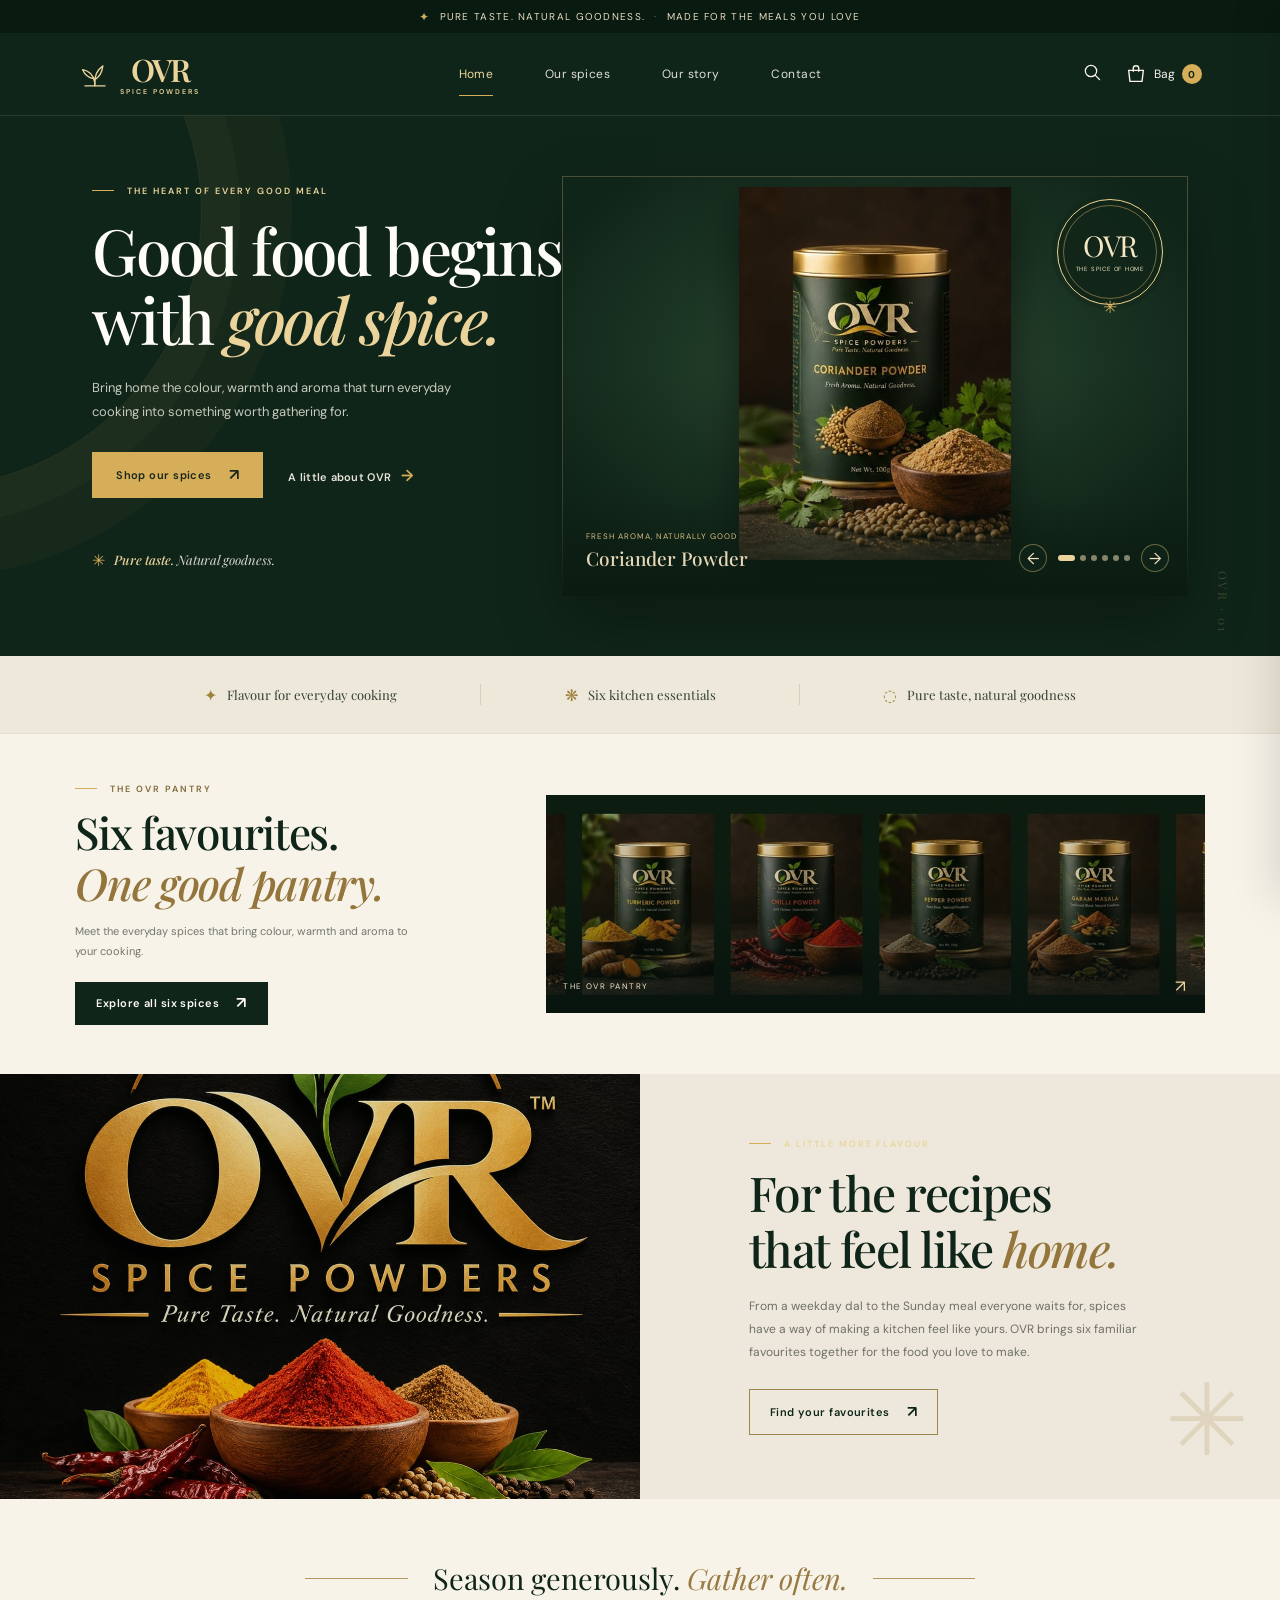
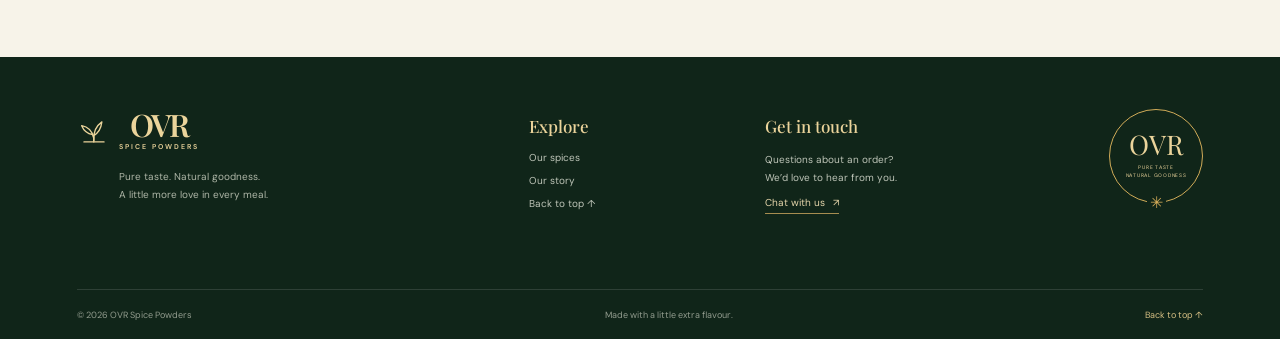
<file: index.html>
<!doctype html>
<html lang="en">
  <head>
    <meta charset="utf-8" />
    <meta name="viewport" content="width=device-width, initial-scale=1" />
    <meta name="theme-color" content="#102519" />
    <meta name="description" content="Discover OVR Spice Powders: pure taste and natural goodness for everyday Indian cooking." />
    <title>OVR Spice Powders — Pure Taste. Natural Goodness.</title>
    <link rel="icon" href="favicon.svg" type="image/svg+xml" />
    <link rel="preconnect" href="https://fonts.googleapis.com" />
    <link rel="preconnect" href="https://fonts.gstatic.com" crossorigin />
    <link href="https://fonts.googleapis.com/css2?family=DM+Sans:wght@400;500;600;700&family=Playfair+Display:ital,wght@0,500;0,600;0,700;1,500;1,600&display=swap" rel="stylesheet" />
    <link rel="stylesheet" href="styles.css" />
    <script src="app.js" defer></script>
  </head>
  <body>
    <div class="announcement"><span class="announcement-mark" aria-hidden="true">✦</span> Pure taste. Natural goodness. <span class="announcement-divider">·</span> Made for the meals you love</div>
    <header class="site-header">
      <div class="header-inner">
        <a class="brand" href="#home" aria-label="OVR Spice Powders home">
          <span class="brand-symbol" aria-hidden="true"><svg viewBox="0 0 44 44"><path d="M21.8 35.7c-1.1-10.5 2.2-18.4 10.4-24.2-1 8.2-4.3 14.1-10.4 17.7"/><path d="M21.3 31.4C19.4 23 14.5 18 6 16.4c2.7 6.4 7.3 10.3 14.2 11.7"/><path d="M9 37.4h26"/><path d="M21.7 29.4v8"/></svg></span>
          <span class="brand-copy"><strong>OVR</strong><small>SPICE POWDERS</small></span>
        </a>
        <nav class="main-nav" id="main-nav" aria-label="Main navigation">
          <a class="nav-link active" href="#home">Home</a>
          <a class="nav-link" href="products.html">Our spices</a>
          <a class="nav-link" href="index.html#story">Our story</a>
          <a class="nav-link" href="index.html#footer">Contact</a>
        </nav>
        <div class="header-actions">
          <button class="icon-button search-toggle" type="button" aria-label="Search spices" aria-expanded="false" title="Search"><svg viewBox="0 0 24 24" aria-hidden="true"><circle cx="10.8" cy="10.8" r="6.8"/><path d="m16 16 5 5"/></svg></button>
          <button class="cart-button" type="button" data-open-cart aria-label="Open shopping bag">
            <svg viewBox="0 0 24 24" aria-hidden="true"><path d="M4 8h16l-1.4 12H5.4L4 8Z"/><path d="M9 9V6a3 3 0 0 1 6 0v3"/></svg><span class="cart-label">Bag</span><span class="cart-count" id="cart-count">0</span>
          </button>
          <button class="menu-toggle" type="button" aria-label="Open navigation" aria-expanded="false" aria-controls="main-nav"><span></span><span></span></button>
        </div>
      </div>
      <div class="search-panel" id="search-panel" hidden><label for="product-search">Find your favourite spice</label><div class="search-input-wrap"><svg viewBox="0 0 24 24" aria-hidden="true"><circle cx="10.8" cy="10.8" r="6.8"/><path d="m16 16 5 5"/></svg><input id="product-search" type="search" placeholder="Try turmeric or chilli…" autocomplete="off" /><button type="button" id="submit-search">Search</button><button type="button" id="clear-search">Clear</button></div></div>
    </header>

    <main>
      <section class="hero" id="home">
        <div class="hero-copy">
          <p class="eyebrow"><span></span> THE HEART OF EVERY GOOD MEAL</p>
          <h1>Good food begins<br />with <em>good spice.</em></h1>
          <p class="hero-description">Bring home the colour, warmth and aroma that turn everyday cooking into something worth gathering for.</p>
          <div class="hero-actions"><a class="button button-gold" href="products.html">Shop our spices <span aria-hidden="true">↗</span></a><a class="text-link" href="#story">A little about OVR <span aria-hidden="true">→</span></a></div>
          <div class="hero-note"><span class="note-leaf" aria-hidden="true">✳</span><span><strong>Pure taste.</strong> Natural goodness.</span></div>
        </div>
        <div class="hero-visual" role="region" aria-roledescription="carousel" aria-label="OVR Spice Powders product slideshow">
          <div class="hero-photo"><img id="hero-product-image" src="assets/coriander.jpg" alt="OVR Coriander Powder, 100 g tin" /></div>
          <div class="hero-stamp"><span>OVR</span><small>THE SPICE OF HOME</small><i aria-hidden="true">✳</i></div>
          <div class="hero-slide-label"><span id="hero-slide-note">Fresh, gently citrusy</span><strong id="hero-slide-name">Coriander Powder</strong></div>
          <div class="hero-carousel-controls"><button class="slide-arrow" id="hero-prev" type="button" aria-label="Previous spice">←</button><div class="slide-dots" id="hero-dots" aria-label="Choose a spice"></div><button class="slide-arrow" id="hero-next" type="button" aria-label="Next spice">→</button></div>
        </div>
        <div class="hero-ornament" aria-hidden="true">OVR · 01</div>
      </section>

      <section class="promise-bar" aria-label="Brand promise">
        <div><span class="promise-icon">✦</span><span>Flavour for everyday cooking</span></div><span class="promise-divider" aria-hidden="true"></span>
          <div><span class="promise-icon">❋</span><span>Six kitchen essentials</span></div><span class="promise-divider" aria-hidden="true"></span>
        <div><span class="promise-icon">◌</span><span>Pure taste, natural goodness</span></div>
      </section>

      <section class="pantry-preview section-shell">
        <div class="pantry-preview-copy"><p class="eyebrow eyebrow-dark"><span></span> THE OVR PANTRY</p><h2>Six favourites.<br /><em>One good pantry.</em></h2><p>Meet the everyday spices that bring colour, warmth and aroma to your cooking.</p><a class="button button-dark" href="products.html">Explore all six spices <span aria-hidden="true">↗</span></a></div>
        <a class="pantry-preview-image" href="products.html" aria-label="Shop the six OVR spices"><img src="assets/product-strip.jpg" alt="Six OVR spice powder tins: coriander, turmeric, chilli, pepper, garam masala and cumin" /><span>THE OVR PANTRY <b>↗</b></span></a>
      </section>

      <section class="interlude" id="story">
        <div class="interlude-image" role="img" aria-label="Spices and OVR brand emblem"></div>
        <div class="interlude-copy"><p class="eyebrow"><span></span> A LITTLE MORE FLAVOUR</p><h2>For the recipes<br />that feel like <em>home.</em></h2><p>From a weekday dal to the Sunday meal everyone waits for, spices have a way of making a kitchen feel like yours. OVR brings six familiar favourites together for the food you love to make.</p><a class="button button-outline" href="products.html">Find your favourites <span aria-hidden="true">↗</span></a><span class="interlude-flourish" aria-hidden="true">✳</span></div>
      </section>

      <section class="closing-note"><div class="closing-rule"></div><p>Season generously. <em>Gather often.</em></p><span>OVR SPICE POWDERS</span><div class="closing-rule"></div></section>
    </main>

    <footer class="site-footer" id="footer">
      <div class="footer-main">
        <div class="footer-brand-block"><a class="brand brand-footer" href="#home"><span class="brand-symbol" aria-hidden="true"><svg viewBox="0 0 44 44"><path d="M21.8 35.7c-1.1-10.5 2.2-18.4 10.4-24.2-1 8.2-4.3 14.1-10.4 17.7"/><path d="M21.3 31.4C19.4 23 14.5 18 6 16.4c2.7 6.4 7.3 10.3 14.2 11.7"/><path d="M9 37.4h26"/><path d="M21.7 29.4v8"/></svg></span><span class="brand-copy"><strong>OVR</strong><small>SPICE POWDERS</small></span></a><p>Pure taste. Natural goodness.<br />A little more love in every meal.</p></div>
        <div class="footer-links"><h3>Explore</h3><a href="products.html">Our spices</a><a href="index.html#story">Our story</a><a href="index.html#home">Back to top ↑</a></div>
        <div class="footer-links"><h3>Get in touch</h3><p>Questions about an order?<br />We’d love to hear from you.</p><button class="footer-order-link" type="button" data-contact>Chat with us <span aria-hidden="true">↗</span></button></div>
        <div class="footer-seal" aria-hidden="true"><span>OVR</span><small>PURE TASTE<br />NATURAL GOODNESS</small><b>✳</b></div>
      </div>
      <div class="footer-bottom"><span>© <span id="year"></span> OVR Spice Powders</span><span>Made with a little extra flavour.</span><a href="#home">Back to top ↑</a></div>
    </footer>

    <div class="overlay" id="overlay" hidden></div>
    <aside class="cart-drawer" id="cart-drawer" aria-label="Shopping bag" aria-modal="true" role="dialog" aria-hidden="true">
      <div class="drawer-heading"><div><p class="eyebrow eyebrow-dark"><span></span> YOUR OVR BAG</p><h2>A good choice.</h2></div><button class="close-button" type="button" data-close-cart aria-label="Close shopping bag">×</button></div>
      <div class="cart-items" id="cart-items"></div>
      <div class="cart-empty" id="cart-empty"><span class="empty-bowl" aria-hidden="true">✳</span><h3>Your bag is waiting.</h3><p>Add a favourite spice and let’s get cooking.</p><button class="button button-dark" type="button" data-close-cart>Explore spices <span aria-hidden="true">→</span></button></div>
      <div class="drawer-bottom" id="drawer-bottom"><div class="subtotal-row"><span>Subtotal</span><strong id="cart-subtotal">₹0</strong></div><p class="delivery-note">Delivery details can be confirmed when you place your order.</p><button class="button button-dark checkout-button" type="button" id="checkout-button">Continue to order <span aria-hidden="true">↗</span></button><p class="secure-note"><span aria-hidden="true">✦</span> Your order will open in WhatsApp for confirmation.</p></div>
    </aside>

    <div class="checkout-modal" id="checkout-modal" role="dialog" aria-modal="true" aria-labelledby="checkout-title" aria-hidden="true">
      <button class="close-button modal-close" type="button" data-close-checkout aria-label="Close order form">×</button>
      <p class="eyebrow eyebrow-dark"><span></span> ONE LAST THING</p><h2 id="checkout-title">Where should we send it?</h2><p class="modal-description">Share your details and we’ll prepare your order message in WhatsApp.</p>
      <form id="checkout-form">
        <label>Your name<input name="name" autocomplete="name" required placeholder="Name" /></label>
        <label>Phone number<input name="phone" type="tel" autocomplete="tel" required placeholder="Your WhatsApp number" /></label>
        <label>Delivery address<textarea name="address" autocomplete="street-address" rows="3" required placeholder="House, street, city, PIN code"></textarea></label>
        <button class="button button-dark checkout-submit" type="submit">Send order on WhatsApp <span aria-hidden="true">↗</span></button>
      </form>
      <p class="modal-footnote">We’ll confirm availability, delivery and payment with you directly.</p>
    </div>
    <div class="toast" id="toast" role="status" aria-live="polite"></div>
  </body>
</html>
</file>
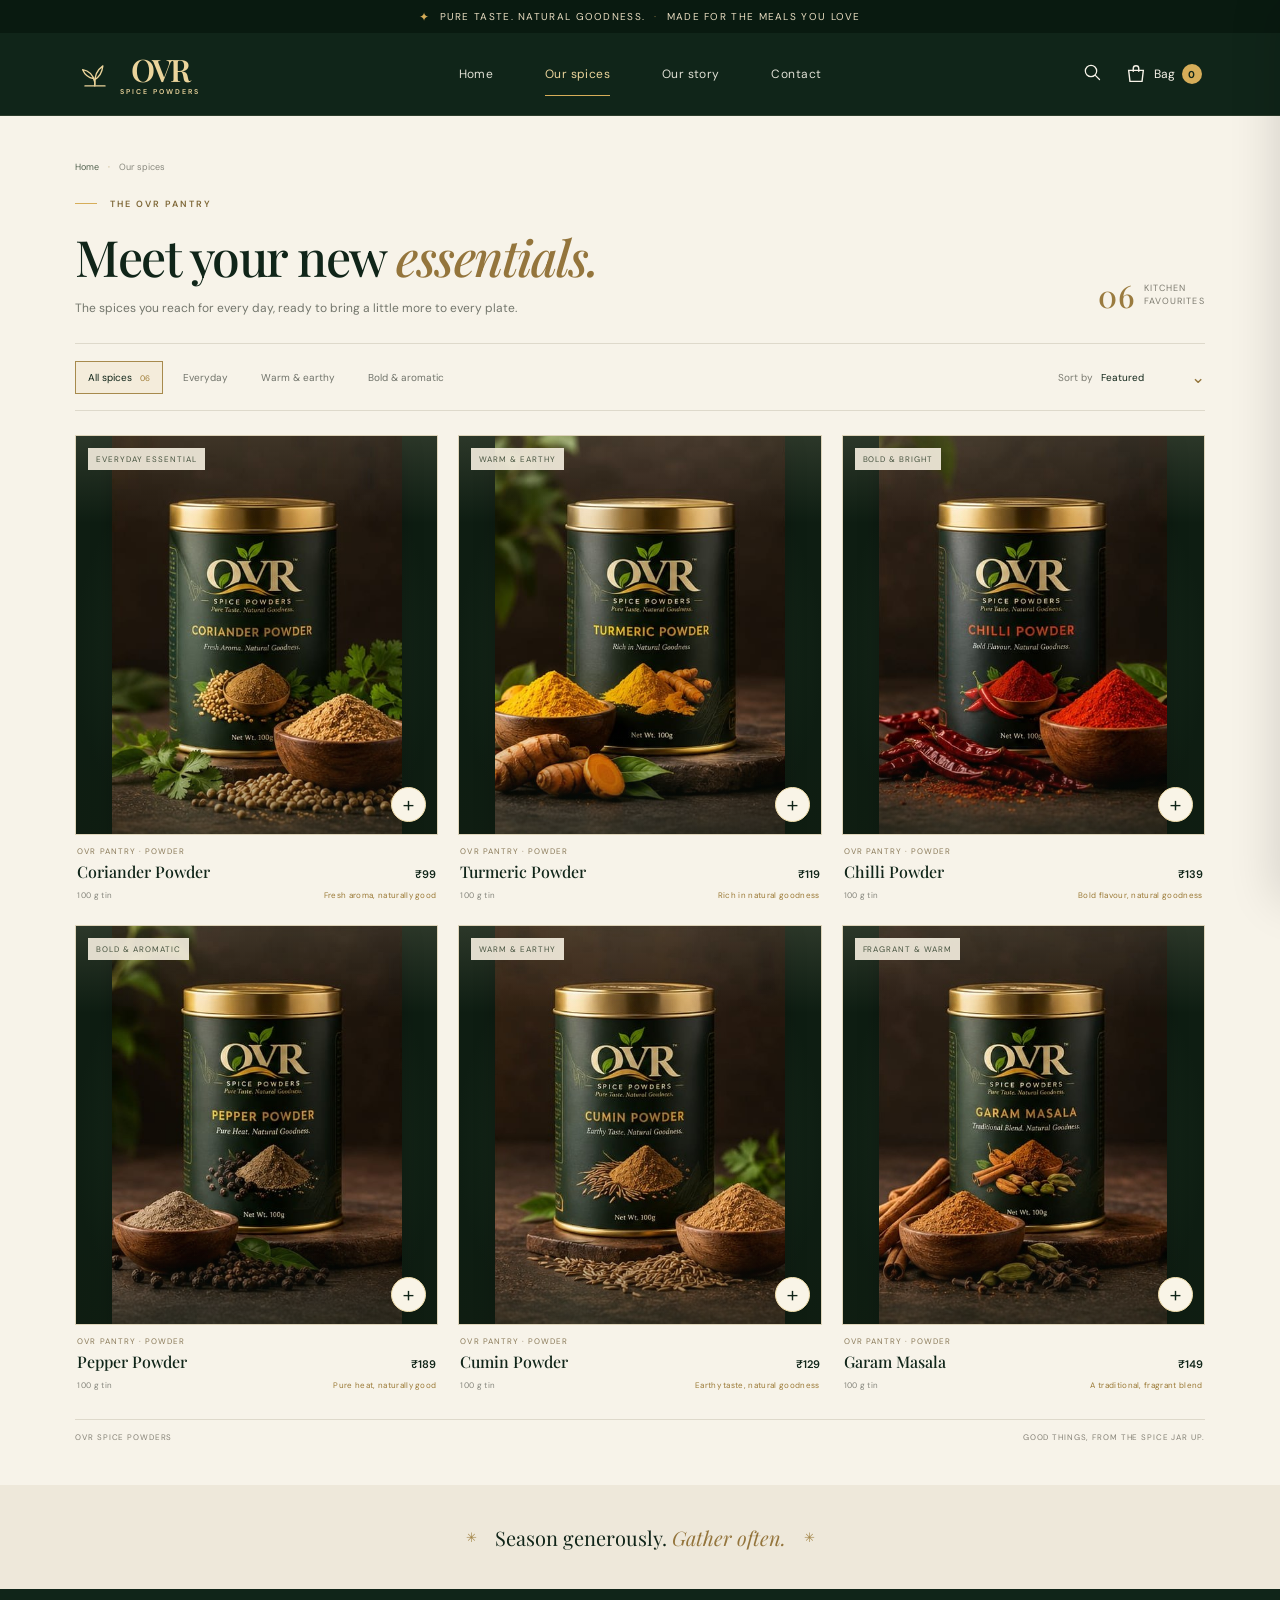
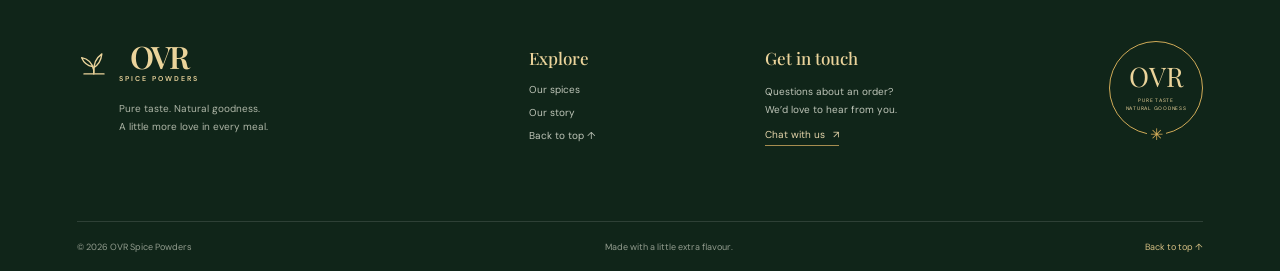
<file: products.html>
<!doctype html>
<html lang="en">
  <head>
    <meta charset="utf-8" />
    <meta name="viewport" content="width=device-width, initial-scale=1" />
    <meta name="theme-color" content="#102519" />
    <meta name="description" content="Shop OVR Spice Powders: turmeric, chilli, coriander, pepper, garam masala and cumin." />
    <title>Our Spices — OVR Spice Powders</title>
    <link rel="icon" href="favicon.svg" type="image/svg+xml" />
    <link rel="preconnect" href="https://fonts.googleapis.com" />
    <link rel="preconnect" href="https://fonts.gstatic.com" crossorigin />
    <link href="https://fonts.googleapis.com/css2?family=DM+Sans:wght@400;500;600;700&family=Playfair+Display:ital,wght@0,500;0,600;0,700;1,500;1,600&display=swap" rel="stylesheet" />
    <link rel="stylesheet" href="styles.css" />
    <script src="app.js" defer></script>
  </head>
  <body class="products-page">
    <div class="announcement"><span class="announcement-mark" aria-hidden="true">✦</span> Pure taste. Natural goodness. <span class="announcement-divider">·</span> Made for the meals you love</div>
    <header class="site-header">
      <div class="header-inner">
        <a class="brand" href="index.html#home" aria-label="OVR Spice Powders home">
          <span class="brand-symbol" aria-hidden="true"><svg viewBox="0 0 44 44"><path d="M21.8 35.7c-1.1-10.5 2.2-18.4 10.4-24.2-1 8.2-4.3 14.1-10.4 17.7"/><path d="M21.3 31.4C19.4 23 14.5 18 6 16.4c2.7 6.4 7.3 10.3 14.2 11.7"/><path d="M9 37.4h26"/><path d="M21.7 29.4v8"/></svg></span>
          <span class="brand-copy"><strong>OVR</strong><small>SPICE POWDERS</small></span>
        </a>
        <nav class="main-nav" id="main-nav" aria-label="Main navigation">
          <a class="nav-link" href="index.html#home">Home</a>
          <a class="nav-link active" href="products.html" aria-current="page">Our spices</a>
          <a class="nav-link" href="index.html#story">Our story</a>
          <a class="nav-link" href="index.html#footer">Contact</a>
        </nav>
        <div class="header-actions">
          <button class="icon-button search-toggle" type="button" aria-label="Search spices" aria-expanded="false" title="Search"><svg viewBox="0 0 24 24" aria-hidden="true"><circle cx="10.8" cy="10.8" r="6.8"/><path d="m16 16 5 5"/></svg></button>
          <button class="cart-button" type="button" data-open-cart aria-label="Open shopping bag"><svg viewBox="0 0 24 24" aria-hidden="true"><path d="M4 8h16l-1.4 12H5.4L4 8Z"/><path d="M9 9V6a3 3 0 0 1 6 0v3"/></svg><span class="cart-label">Bag</span><span class="cart-count" id="cart-count">0</span></button>
          <button class="menu-toggle" type="button" aria-label="Open navigation" aria-expanded="false" aria-controls="main-nav"><span></span><span></span></button>
        </div>
      </div>
      <div class="search-panel" id="search-panel" hidden><label for="product-search">Find your favourite spice</label><div class="search-input-wrap"><svg viewBox="0 0 24 24" aria-hidden="true"><circle cx="10.8" cy="10.8" r="6.8"/><path d="m16 16 5 5"/></svg><input id="product-search" type="search" placeholder="Try turmeric or chilli…" autocomplete="off" /><button type="button" id="submit-search">Search</button><button type="button" id="clear-search">Clear</button></div></div>
    </header>

    <main>
      <section class="catalog-page section-shell" id="spices">
        <div class="catalog-breadcrumb"><a href="index.html">Home</a><span>·</span><span>Our spices</span></div>
        <div class="section-heading">
          <div><p class="eyebrow eyebrow-dark"><span></span> THE OVR PANTRY</p><h1>Meet your new <em>essentials.</em></h1><p class="section-intro">The spices you reach for every day, ready to bring a little more to every plate.</p></div>
          <div class="catalog-count"><strong>06</strong><span>kitchen<br />favourites</span></div>
        </div>
        <div class="shop-controls">
          <div class="filter-list" role="group" aria-label="Filter products">
            <button class="filter-chip selected" type="button" data-filter="all" aria-pressed="true">All spices <span class="filter-count">06</span></button>
            <button class="filter-chip" type="button" data-filter="everyday" aria-pressed="false">Everyday</button>
            <button class="filter-chip" type="button" data-filter="warm" aria-pressed="false">Warm &amp; earthy</button>
            <button class="filter-chip" type="button" data-filter="bold" aria-pressed="false">Bold &amp; aromatic</button>
          </div>
          <label class="sort-wrap" for="sort-products"><span>Sort by</span><select id="sort-products"><option value="featured">Featured</option><option value="price-low">Price: low to high</option><option value="price-high">Price: high to low</option><option value="name">Name: A to Z</option></select><span class="select-chevron" aria-hidden="true">⌄</span></label>
        </div>
        <div class="product-grid" id="product-grid" aria-live="polite"></div>
        <p class="empty-state" id="empty-state" hidden>No spices match that search. Try another name.</p>
        <div class="shop-footnote"><span>OVR SPICE POWDERS</span><span>Good things, from the spice jar up.</span></div>
      </section>
      <section class="catalog-end-note"><span>✳</span><p>Season generously. <em>Gather often.</em></p><span>✳</span></section>
    </main>

    <footer class="site-footer" id="footer">
      <div class="footer-main">
        <div class="footer-brand-block"><a class="brand brand-footer" href="index.html#home"><span class="brand-symbol" aria-hidden="true"><svg viewBox="0 0 44 44"><path d="M21.8 35.7c-1.1-10.5 2.2-18.4 10.4-24.2-1 8.2-4.3 14.1-10.4 17.7"/><path d="M21.3 31.4C19.4 23 14.5 18 6 16.4c2.7 6.4 7.3 10.3 14.2 11.7"/><path d="M9 37.4h26"/><path d="M21.7 29.4v8"/></svg></span><span class="brand-copy"><strong>OVR</strong><small>SPICE POWDERS</small></span></a><p>Pure taste. Natural goodness.<br />A little more love in every meal.</p></div>
        <div class="footer-links"><h3>Explore</h3><a href="products.html">Our spices</a><a href="index.html#story">Our story</a><a href="index.html#home">Back to top ↑</a></div>
        <div class="footer-links"><h3>Get in touch</h3><p>Questions about an order?<br />We’d love to hear from you.</p><button class="footer-order-link" type="button" data-contact>Chat with us <span aria-hidden="true">↗</span></button></div>
        <div class="footer-seal" aria-hidden="true"><span>OVR</span><small>PURE TASTE<br />NATURAL GOODNESS</small><b>✳</b></div>
      </div>
      <div class="footer-bottom"><span>© <span id="year"></span> OVR Spice Powders</span><span>Made with a little extra flavour.</span><a href="index.html#home">Back to top ↑</a></div>
    </footer>

    <div class="overlay" id="overlay" hidden></div>
    <aside class="cart-drawer" id="cart-drawer" aria-label="Shopping bag" aria-modal="true" role="dialog" aria-hidden="true">
      <div class="drawer-heading"><div><p class="eyebrow eyebrow-dark"><span></span> YOUR OVR BAG</p><h2>A good choice.</h2></div><button class="close-button" type="button" data-close-cart aria-label="Close shopping bag">×</button></div>
      <div class="cart-items" id="cart-items"></div>
      <div class="cart-empty" id="cart-empty"><span class="empty-bowl" aria-hidden="true">✳</span><h3>Your bag is waiting.</h3><p>Add a favourite spice and let’s get cooking.</p><button class="button button-dark" type="button" data-close-cart>Explore spices <span aria-hidden="true">→</span></button></div>
      <div class="drawer-bottom" id="drawer-bottom"><div class="subtotal-row"><span>Subtotal</span><strong id="cart-subtotal">₹0</strong></div><p class="delivery-note">Delivery details can be confirmed when you place your order.</p><button class="button button-dark checkout-button" type="button" id="checkout-button">Continue to order <span aria-hidden="true">↗</span></button><p class="secure-note"><span aria-hidden="true">✦</span> Your order will open in WhatsApp for confirmation.</p></div>
    </aside>
    <div class="checkout-modal" id="checkout-modal" role="dialog" aria-modal="true" aria-labelledby="checkout-title" aria-hidden="true">
      <button class="close-button modal-close" type="button" data-close-checkout aria-label="Close order form">×</button>
      <p class="eyebrow eyebrow-dark"><span></span> ONE LAST THING</p><h2 id="checkout-title">Where should we send it?</h2><p class="modal-description">Share your details and we’ll prepare your order message in WhatsApp.</p>
      <form id="checkout-form"><label>Your name<input name="name" autocomplete="name" required placeholder="Name" /></label><label>Phone number<input name="phone" type="tel" autocomplete="tel" required placeholder="Your WhatsApp number" /></label><label>Delivery address<textarea name="address" autocomplete="street-address" rows="3" required placeholder="House, street, city, PIN code"></textarea></label><button class="button button-dark checkout-submit" type="submit">Send order on WhatsApp <span aria-hidden="true">↗</span></button></form>
      <p class="modal-footnote">We’ll confirm availability, delivery and payment with you directly.</p>
    </div>
    <div class="toast" id="toast" role="status" aria-live="polite"></div>
  </body>
</html>
</file>
<file: styles.css>
:root {
  --green: #102519;
  --deep: #0b1b11;
  --green-soft: #284c34;
  --gold: #d6ad59;
  --gold-light: #ebd49b;
  --cream: #f7f3e9;
  --paper: #fffdf8;
  --ink: #17251b;
  --muted: #76776d;
  --line: #ded9cb;
  --serif: "Playfair Display", Georgia, serif;
  --sans: "DM Sans", Arial, sans-serif;
  font-family: var(--sans);
  color: var(--ink);
  background: var(--cream);
  font-synthesis: none;
  text-rendering: optimizeLegibility;
  scroll-behavior: smooth;
}

* { box-sizing: border-box; }
body { margin: 0; min-width: 320px; background: var(--cream); }
button, input, select, textarea { font: inherit; }
button, a, select { -webkit-tap-highlight-color: transparent; }
a { color: inherit; text-decoration: none; }
button { color: inherit; }
::selection { background: #dcc47f; color: var(--green); }

.announcement { height: 33px; display: flex; justify-content: center; align-items: center; gap: 9px; background: #091a10; color: #e8dcc0; font-size: 10px; letter-spacing: .13em; text-transform: uppercase; }
.announcement-mark { color: var(--gold); font-size: 12px; }
.announcement-divider { color: #8b7444; }
.site-header { position: relative; z-index: 10; background: var(--green); color: #fffdf8; border-bottom: 1px solid rgba(238, 222, 180, .12); }
.header-inner { height: 82px; max-width: 1380px; margin: auto; padding: 0 6.1%; display: flex; align-items: center; justify-content: space-between; gap: 32px; }
.brand { display: inline-flex; align-items: center; gap: 8px; min-width: 179px; color: var(--gold-light); }
.brand-symbol { width: 34px; height: 40px; display: inline-flex; }
.brand-symbol svg { width: 100%; height: 100%; fill: none; stroke: currentColor; stroke-linecap: round; stroke-linejoin: round; stroke-width: 1.7; }
.brand-copy { display: flex; flex-direction: column; align-items: center; line-height: 1; }
.brand-copy strong { font-family: var(--serif); font-size: 31px; font-weight: 600; letter-spacing: -.06em; }
.brand-copy small { margin-top: 3px; font-size: 7px; letter-spacing: .29em; font-weight: 600; }
.main-nav { display: flex; align-self: stretch; align-items: center; justify-content: center; gap: clamp(25px, 4vw, 54px); }
.nav-link { position: relative; height: 100%; display: flex; align-items: center; color: #dfdfd4; font-size: 12px; letter-spacing: .04em; transition: color .2s; }
.nav-link:hover, .nav-link.active { color: var(--gold-light); }
.nav-link.active::after { content: ""; position: absolute; height: 1px; bottom: 19px; left: 0; right: 0; background: var(--gold); }
.header-actions { display: flex; align-items: center; gap: 22px; min-width: 179px; justify-content: flex-end; }
.icon-button, .cart-button, .menu-toggle { border: 0; padding: 0; background: transparent; color: #f7f3e9; cursor: pointer; }
.icon-button { width: 22px; height: 24px; }
.icon-button svg, .cart-button svg, .search-input-wrap svg { width: 20px; height: 20px; fill: none; stroke: currentColor; stroke-width: 1.5; stroke-linecap: round; }
.cart-button { display: flex; align-items: center; gap: 7px; font-size: 12px; }
.cart-button svg { width: 22px; height: 22px; }
.cart-count { min-width: 20px; height: 20px; display: grid; place-items: center; border-radius: 50%; background: var(--gold); color: var(--green); font-size: 10px; font-weight: 700; }
.menu-toggle { display: none; width: 26px; height: 25px; flex-direction: column; gap: 6px; justify-content: center; }
.menu-toggle span { display: block; width: 100%; height: 1px; background: #fff; }
.search-panel { position: absolute; z-index: 11; top: 100%; right: max(5%, calc((100% - 1250px)/2)); width: min(420px, 90vw); padding: 19px 22px 21px; background: var(--paper); color: var(--green); box-shadow: 0 16px 38px #091a1035; border: 1px solid #e8e1d3; }
.search-panel[hidden] { display: none; }
.search-panel label { display: block; margin-bottom: 10px; font-family: var(--serif); font-size: 17px; }
.search-input-wrap { height: 42px; padding: 0 10px; border: 1px solid var(--line); display: flex; align-items: center; gap: 8px; }
.search-input-wrap svg { color: #677264; width: 17px; flex: 0 0 17px; }
.search-input-wrap input { flex: 1; min-width: 0; border: 0; outline: 0; background: transparent; color: var(--green); font-size: 12px; }
.search-input-wrap button { padding: 5px 2px; border: 0; background: transparent; color: #8b7548; font-size: 11px; cursor: pointer; }

.hero { min-height: 535px; position: relative; overflow: hidden; display: grid; grid-template-columns: .88fr 1.12fr; align-items: center; padding: 60px max(7.2%, calc((100% - 1200px)/2)); background: var(--green); color: var(--paper); }
.hero::before { content: ""; position: absolute; width: 550px; height: 550px; left: -350px; top: -180px; border: 1px solid #d5b76a1c; border-radius: 50%; box-shadow: 0 0 0 38px #d5b76a0a, 0 0 0 90px #d5b76a07; }
.hero-copy { position: relative; z-index: 2; max-width: 500px; padding: 7px 0 24px; }
.eyebrow { margin: 0 0 18px; color: var(--gold-light); font-size: 9px; font-weight: 600; letter-spacing: .22em; text-transform: uppercase; }
.eyebrow > span { display: inline-block; width: 22px; height: 1px; margin: 0 9px 3px 0; background: var(--gold); }
.hero h1 { margin: 0; font-family: var(--serif); font-size: clamp(42px, 5vw, 67px); line-height: 1.09; font-weight: 500; letter-spacing: -.035em; }
.hero h1 em { color: var(--gold-light); font-weight: 500; }
.hero-description { max-width: 383px; margin: 22px 0 28px; color: #c6c9bd; font-size: 13px; line-height: 1.85; }
.hero-actions { display: flex; align-items: center; gap: 25px; }
.button { min-height: 46px; border: 1px solid transparent; display: inline-flex; align-items: center; justify-content: center; gap: 17px; padding: 0 20px; font-size: 11px; font-weight: 600; letter-spacing: .04em; cursor: pointer; transition: transform .2s, background .2s, color .2s; }
.button:hover { transform: translateY(-2px); }
.button-gold { min-width: 171px; color: #182719; background: var(--gold); }
.button-gold:hover { background: #e3c476; }
.button span { font-size: 16px; line-height: 1; }
.text-link { font-size: 11px; font-weight: 600; letter-spacing: .025em; }
.text-link span { margin-left: 7px; color: var(--gold); font-size: 16px; }
.hero .text-link { color: #e8e5db; }
.hero-note { display: flex; gap: 9px; align-items: center; margin-top: 51px; color: #d6d7cd; font-family: var(--serif); font-size: 13px; font-style: italic; }
.hero-note strong { color: var(--gold-light); font-weight: 500; }
.note-leaf { color: var(--gold); font-style: normal; font-size: 16px; }
.hero-visual { height: 420px; position: relative; margin-left: -2%; }
.hero-photo { position: absolute; inset: 0 0 0 0; background: linear-gradient(90deg, #10251900 63%, #10251910 100%), url("products-ovr.jfif") center 54% / cover no-repeat; border: 1px solid #e3c78242; box-shadow: 0 25px 60px #0004; }
.hero-visual::before { content: ""; position: absolute; inset: 0; z-index: 1; background: linear-gradient(90deg, var(--green) 0%, #10251958 17%, transparent 58%), linear-gradient(0deg, #0b1b11a6 0%, transparent 35%); pointer-events: none; }
.hero-stamp { width: 106px; height: 106px; position: absolute; z-index: 2; right: 25px; top: 23px; border: 1px solid #ecd28d; border-radius: 50%; background: #102519df; display: flex; align-items: center; justify-content: center; flex-direction: column; color: #f4e7c5; box-shadow: 0 0 0 5px #10251970; }
.hero-stamp::before { content: ""; position: absolute; inset: 5px; border: 1px solid #ddbb6d76; border-radius: 50%; }
.hero-stamp > span { font-family: var(--serif); font-size: 29px; line-height: 1; letter-spacing: -.06em; }
.hero-stamp small { margin-top: 5px; font-size: 6px; letter-spacing: .13em; }
.hero-stamp i { position: absolute; bottom: -14px; color: var(--gold); font-style: normal; font-size: 17px; }
.hero-caption { position: absolute; z-index: 2; right: 20px; bottom: 20px; display: flex; align-items: center; gap: 9px; color: #f7e8c1; font-size: 9px; letter-spacing: .07em; }
.caption-line { width: 30px; height: 1px; background: var(--gold); }
.hero-ornament { position: absolute; right: 3.8%; bottom: 23px; color: #c7ac683d; font-family: var(--serif); font-size: 12px; letter-spacing: .18em; writing-mode: vertical-rl; }

.promise-bar { min-height: 78px; padding: 17px 8%; display: flex; align-items: center; justify-content: center; gap: clamp(30px, 6.5vw, 95px); background: #eee8da; border-bottom: 1px solid #e3dece; color: #344135; }
.promise-bar > div { display: flex; align-items: center; gap: 10px; font-family: var(--serif); font-size: 13px; }
.promise-icon { color: #a0813c; font-size: 16px; }
.promise-divider { width: 1px; height: 21px; background: #d5cfbe; }

.section-shell { max-width: 1270px; margin: auto; padding-left: 5.5%; padding-right: 5.5%; }
.shop-section { padding-top: 93px; padding-bottom: 51px; }
.section-heading { display: flex; align-items: flex-end; justify-content: space-between; gap: 28px; }
.eyebrow-dark { color: #7f6838; }
.section-heading h2, .interlude h2, .drawer-heading h2, .checkout-modal h2 { margin: 0; color: var(--green); font-family: var(--serif); font-size: clamp(33px, 4vw, 47px); font-weight: 500; letter-spacing: -.03em; line-height: 1.16; }
.section-heading h2 em { color: #94753c; font-weight: 500; }
.section-intro { margin: 12px 0 0; color: #73766c; font-size: 12px; line-height: 1.7; }
.shop-all-link { margin-bottom: 5px; color: var(--green); white-space: nowrap; }
.shop-controls { min-height: 68px; display: flex; justify-content: space-between; align-items: center; gap: 20px; margin-top: 27px; border-top: 1px solid var(--line); border-bottom: 1px solid var(--line); }
.filter-list { display: flex; align-items: center; gap: 7px; flex-wrap: wrap; }
.filter-chip { padding: 9px 12px; border: 1px solid transparent; background: transparent; color: #70736a; font-size: 10px; cursor: pointer; transition: color .2s, background .2s; }
.filter-chip:hover { color: var(--green); }
.filter-chip.selected { border-color: #a78a4d; color: var(--green); background: #f4ecdb; }
.filter-count { margin-left: 5px; color: #a07e38; font-size: 8px; }
.sort-wrap { min-width: 147px; display: flex; align-items: center; gap: 5px; position: relative; color: #7b7b71; font-size: 10px; white-space: nowrap; }
.sort-wrap select { width: 96px; appearance: none; padding: 7px 16px 7px 3px; border: 0; outline: 0; background: transparent; color: var(--green); font-size: 10px; cursor: pointer; }
.select-chevron { position: absolute; right: 0; color: #94753c; pointer-events: none; font-size: 17px; top: 2px; }
.product-grid { display: grid; grid-template-columns: repeat(4, minmax(0, 1fr)); gap: 27px 20px; padding-top: 28px; }
.product-card { min-width: 0; position: relative; animation: fade-up .35s ease both; }
@keyframes fade-up { from { opacity: 0; transform: translateY(8px); } to { opacity: 1; transform: translateY(0); } }
.product-image { height: 355px; position: relative; overflow: hidden; background-color: #182d1e; background-image: url("products-ovr.jfif"); background-repeat: no-repeat; background-size: 340% auto; border: 1px solid #ded4ba; }
.product-image::after { content: ""; position: absolute; inset: 0; background: linear-gradient(0deg, #101d118c 0%, transparent 30%, transparent 75%, #e1d5b324 100%); pointer-events: none; }
.product-image[data-position="0"] { background-position: 0% 50%; }
.product-image[data-position="1"] { background-position: 22% 50%; }
.product-image[data-position="2"] { background-position: 50% 50%; }
.product-image[data-position="3"] { background-position: 78% 50%; }
.product-image[data-position="4"] { background-position: 100% 50%; }
.product-tag { position: absolute; z-index: 1; top: 12px; left: 12px; padding: 6px 8px; background: #f5eedee8; color: #46533f; font-size: 8px; letter-spacing: .12em; text-transform: uppercase; }
.quick-add { position: absolute; z-index: 1; right: 11px; bottom: 12px; width: 35px; height: 35px; display: grid; place-items: center; border: 1px solid #f0ddaa; border-radius: 50%; background: #f9f4e7; color: var(--green); font-size: 22px; font-weight: 300; cursor: pointer; transition: background .2s, transform .2s; }
.quick-add:hover { transform: rotate(90deg); background: var(--gold-light); }
.product-info { padding: 13px 2px 0; }
.product-category { margin: 0 0 5px; color: #8a7a59; font-size: 8px; letter-spacing: .13em; text-transform: uppercase; }
.product-name-row { display: flex; justify-content: space-between; gap: 9px; align-items: baseline; }
.product-name { margin: 0; color: var(--green); font-family: var(--serif); font-size: 18px; font-weight: 500; }
.product-price { color: var(--green); font-size: 12px; font-weight: 600; white-space: nowrap; }
.product-detail { display: flex; justify-content: space-between; align-items: center; margin-top: 8px; color: #85857c; font-size: 9px; }
.product-weight { letter-spacing: .04em; }
.product-rating { color: #9a7834; letter-spacing: .04em; }
.empty-state { padding: 58px 0; text-align: center; color: #73766c; font-family: var(--serif); font-size: 19px; }
.shop-footnote { margin-top: 37px; padding-top: 12px; display: flex; justify-content: space-between; border-top: 1px solid var(--line); color: #858277; font-size: 8px; letter-spacing: .11em; text-transform: uppercase; }

.interlude { min-height: 425px; display: grid; grid-template-columns: 1fr 1fr; background: #eae3d4; }
.interlude-image { min-height: 425px; background-image: linear-gradient(0deg, #06130a20, #06130a20), url("ovr-official.jfif"); background-size: cover; background-position: 50% 69%; }
.interlude-copy { position: relative; overflow: hidden; display: flex; flex-direction: column; align-items: flex-start; justify-content: center; padding: 55px clamp(45px, 8.5vw, 130px); background: #eee8dc; }
.interlude-copy .eyebrow { margin-bottom: 15px; }
.interlude h2 { font-size: clamp(34px, 4vw, 48px); }
.interlude h2 em { color: #94753c; }
.interlude-copy > p:not(.eyebrow) { max-width: 388px; margin: 19px 0 25px; color: #6e7067; font-size: 12px; line-height: 1.9; }
.button-outline { color: var(--green); border-color: #9d874e; background: transparent; }
.button-outline:hover { background: #e2d4b5; }
.interlude-flourish { position: absolute; right: 31px; bottom: 13px; color: #b9a27245; font-size: 100px; }
.closing-note { min-height: 158px; display: flex; align-items: center; justify-content: center; gap: 25px; background: var(--cream); }
.closing-note p { margin: 0; color: var(--green); font-family: var(--serif); font-size: clamp(22px, 3vw, 29px); }
.closing-note p em { color: #987a42; }
.closing-note > span { display: none; }
.closing-rule { width: clamp(25px, 8vw, 105px); height: 1px; background: #b3995e; }

.site-footer { padding: 52px max(6%, calc((100% - 1260px)/2)) 0; background: #102519; color: #e5e6db; }
.footer-main { min-height: 180px; display: grid; grid-template-columns: 1.45fr .7fr .9fr .5fr; gap: 35px; align-items: start; }
.brand-footer { color: var(--gold-light); }
.footer-brand-block > p { margin: 13px 0 0 42px; color: #aeb6a7; font-size: 10px; line-height: 1.8; }
.footer-links { display: flex; flex-direction: column; gap: 10px; padding-top: 6px; color: #bec5b8; font-size: 10px; }
.footer-links h3 { margin: 0 0 4px; color: var(--gold-light); font-family: var(--serif); font-size: 17px; font-weight: 500; }
.footer-links a:hover, .footer-order-link:hover { color: var(--gold-light); }
.footer-links p { margin: 0; line-height: 1.75; }
.footer-order-link { align-self: flex-start; border: 0; border-bottom: 1px solid #a68d50; padding: 0 0 4px; background: none; color: #e6d6ab; font-size: 10px; cursor: pointer; }
.footer-order-link span { margin-left: 5px; }
.footer-seal { width: 94px; height: 94px; justify-self: end; border: 1px solid #d0ab58; border-radius: 50%; display: flex; flex-direction: column; align-items: center; justify-content: center; color: var(--gold-light); }
.footer-seal > span { font-family: var(--serif); font-size: 27px; line-height: .9; }
.footer-seal small { margin-top: 8px; text-align: center; font-size: 5px; line-height: 1.6; letter-spacing: .15em; }
.footer-seal b { position: absolute; margin-top: 92px; background: var(--green); padding: 0 3px; color: var(--gold); font-weight: 400; }
.footer-bottom { min-height: 50px; display: flex; align-items: center; justify-content: space-between; gap: 15px; border-top: 1px solid #ffffff20; color: #929c8e; font-size: 9px; }
.footer-bottom a { color: #d5bf83; }

.overlay { position: fixed; z-index: 30; inset: 0; background: #061009a8; opacity: 0; transition: opacity .25s; }
.overlay.visible { opacity: 1; }
.overlay[hidden] { display: none; }
.cart-drawer { position: fixed; z-index: 31; top: 0; right: 0; bottom: 0; width: min(455px, 100%); display: flex; flex-direction: column; padding: 27px 30px 23px; background: var(--paper); transform: translateX(102%); transition: transform .28s ease; box-shadow: -15px 0 45px #0002; }
.cart-drawer.open { transform: translateX(0); }
.drawer-heading { display: flex; align-items: flex-start; justify-content: space-between; padding-bottom: 18px; border-bottom: 1px solid var(--line); }
.drawer-heading .eyebrow { margin-bottom: 9px; font-size: 8px; }
.drawer-heading h2 { font-size: 30px; }
.close-button { width: 34px; height: 34px; border: 1px solid #d8d2c4; border-radius: 50%; background: transparent; color: var(--green); font-size: 23px; line-height: 1; cursor: pointer; }
.close-button:hover { background: #efe7d5; }
.cart-items { overflow-y: auto; flex: 1; }
.cart-line { display: grid; grid-template-columns: 76px 1fr auto; gap: 13px; padding: 17px 0; border-bottom: 1px solid #e9e4d9; }
.cart-thumb { width: 76px; height: 82px; border: 1px solid #ded4ba; background-image: url("products-ovr.jfif"); background-size: 340% auto; background-repeat: no-repeat; }
.cart-line .product-image[data-position="0"], .cart-thumb[data-position="0"] { background-position: 0% 50%; }
.cart-line .product-image[data-position="1"], .cart-thumb[data-position="1"] { background-position: 22% 50%; }
.cart-line .product-image[data-position="2"], .cart-thumb[data-position="2"] { background-position: 50% 50%; }
.cart-line .product-image[data-position="3"], .cart-thumb[data-position="3"] { background-position: 78% 50%; }
.cart-line .product-image[data-position="4"], .cart-thumb[data-position="4"] { background-position: 100% 50%; }
.cart-product-name { margin: 2px 0 4px; color: var(--green); font-family: var(--serif); font-size: 16px; font-weight: 500; }
.cart-product-meta { color: #77796f; font-size: 9px; }
.quantity-control { width: max-content; height: 26px; display: flex; align-items: center; margin-top: 10px; border: 1px solid #d9d3c5; }
.quantity-control button { width: 26px; height: 24px; border: 0; background: transparent; color: var(--green); cursor: pointer; }
.quantity-control span { min-width: 20px; text-align: center; font-size: 10px; }
.cart-line-total { padding-top: 4px; color: var(--green); font-size: 11px; font-weight: 600; white-space: nowrap; }
.cart-empty { flex: 1; display: flex; flex-direction: column; align-items: center; justify-content: center; text-align: center; }
.cart-empty[hidden] { display: none; }
.empty-bowl { width: 57px; height: 57px; display: grid; place-items: center; border: 1px solid #c7ac68; border-radius: 50%; color: #a48648; font-size: 25px; }
.cart-empty h3 { margin: 16px 0 6px; color: var(--green); font-family: var(--serif); font-size: 23px; font-weight: 500; }
.cart-empty p { max-width: 220px; margin: 0 0 20px; color: #77796f; font-size: 11px; line-height: 1.65; }
.button-dark { background: var(--green); color: var(--paper); }
.button-dark:hover { background: #254832; }
.cart-empty .button { min-height: 42px; }
.drawer-bottom { padding-top: 15px; border-top: 1px solid var(--line); }
.drawer-bottom[hidden] { display: none; }
.subtotal-row { display: flex; justify-content: space-between; align-items: center; color: #5e655a; font-size: 12px; }
.subtotal-row strong { color: var(--green); font-size: 16px; }
.delivery-note { margin: 8px 0 15px; color: #8a897e; font-size: 9px; }
.checkout-button { width: 100%; min-height: 48px; justify-content: space-between; padding: 0 18px; }
.secure-note { margin: 10px 0 0; text-align: center; color: #797e72; font-size: 9px; }
.secure-note span { margin-right: 4px; color: #a08446; }
.checkout-modal { position: fixed; z-index: 33; left: 50%; top: 50%; width: min(480px, calc(100vw - 30px)); max-height: 94vh; overflow-y: auto; padding: 37px 40px 29px; background: var(--paper); box-shadow: 0 20px 70px #0004; opacity: 0; visibility: hidden; transform: translate(-50%, -46%); transition: .2s ease; }
.checkout-modal.open { opacity: 1; visibility: visible; transform: translate(-50%, -50%); }
.checkout-modal .eyebrow { margin-bottom: 10px; font-size: 8px; }
.checkout-modal h2 { padding-right: 20px; font-size: 31px; }
.modal-description { margin: 10px 0 20px; color: #77796f; font-size: 11px; line-height: 1.65; }
.modal-close { position: absolute; right: 18px; top: 18px; }
.checkout-modal form { display: flex; flex-direction: column; gap: 13px; }
.checkout-modal form label { display: flex; flex-direction: column; gap: 6px; color: #4e594d; font-size: 10px; font-weight: 600; }
.checkout-modal input, .checkout-modal textarea { width: 100%; border: 1px solid #ded9cb; border-radius: 0; padding: 11px 12px; outline: none; color: var(--green); background: #fffefb; font-size: 11px; font-weight: 400; resize: vertical; }
.checkout-modal input:focus, .checkout-modal textarea:focus { border-color: #a98b4b; }
.checkout-submit { width: 100%; margin-top: 4px; justify-content: space-between; }
.modal-footnote { margin: 14px 0 0; color: #8a897e; text-align: center; font-size: 9px; line-height: 1.6; }
.toast { position: fixed; z-index: 50; left: 50%; bottom: 22px; max-width: min(440px, calc(100% - 30px)); padding: 12px 18px; color: var(--paper); background: var(--green); font-size: 11px; box-shadow: 0 7px 25px #0003; opacity: 0; visibility: hidden; transform: translate(-50%, 12px); transition: .2s ease; }
.toast.show { opacity: 1; visibility: visible; transform: translate(-50%, 0); }
body.no-scroll { overflow: hidden; }

@media (min-width: 1450px) { .hero { padding-left: calc((100% - 1200px)/2); padding-right: calc((100% - 1200px)/2); } }
@media (max-width: 900px) {
  .header-inner { padding: 0 4.5%; }
  .brand, .header-actions { min-width: 145px; }
  .main-nav { gap: 25px; }
  .hero { min-height: 485px; grid-template-columns: .95fr 1.05fr; padding-left: 5.5%; padding-right: 4.5%; }
  .hero-visual { height: 355px; margin-left: -5%; }
  .hero h1 { font-size: 53px; }
  .product-grid { grid-template-columns: repeat(3, minmax(0, 1fr)); }
  .product-image { height: 355px; }
  .interlude-copy { padding-left: 7%; padding-right: 7%; }
  .footer-main { grid-template-columns: 1.3fr .7fr .9fr; }
  .footer-seal { display: none; }
}
@media (max-width: 650px) {
  .announcement { height: 31px; font-size: 8px; letter-spacing: .09em; }
  .header-inner { height: 69px; padding: 0 18px; gap: 10px; }
  .brand { min-width: auto; gap: 5px; }
  .brand-symbol { width: 28px; height: 34px; }
  .brand-copy strong { font-size: 25px; }
  .brand-copy small { font-size: 6px; }
  .main-nav { position: absolute; top: 100%; left: 0; right: 0; display: none; align-items: stretch; gap: 0; padding: 4px 20px 12px; background: var(--green); border-top: 1px solid #ffffff17; box-shadow: 0 16px 25px #08120c32; }
  .main-nav.open { display: flex; flex-direction: column; }
  .nav-link { height: 41px; border-bottom: 1px solid #ffffff12; font-size: 11px; }
  .nav-link.active::after { bottom: 0; width: 27px; right: auto; }
  .header-actions { min-width: auto; gap: 14px; }
  .cart-button { gap: 4px; }
  .cart-label { display: none; }
  .cart-count { min-width: 18px; height: 18px; font-size: 9px; }
  .menu-toggle { display: flex; width: 20px; }
  .menu-toggle span { transition: transform .2s; }
  .menu-toggle[aria-expanded="true"] span:first-child { transform: translateY(3.5px) rotate(45deg); }
  .menu-toggle[aria-expanded="true"] span:last-child { transform: translateY(-3.5px) rotate(-45deg); }
  .search-panel { right: 10px; }
  .hero { min-height: auto; display: flex; flex-direction: column; align-items: stretch; padding: 53px 22px 22px; }
  .hero-copy { padding: 0; }
  .eyebrow { margin-bottom: 14px; font-size: 8px; }
  .hero h1 { font-size: clamp(43px, 12vw, 57px); }
  .hero-description { max-width: 340px; margin: 15px 0 22px; font-size: 12px; }
  .hero-actions { gap: 17px; }
  .button { min-height: 44px; padding: 0 15px; font-size: 10px; }
  .button-gold { min-width: 150px; }
  .text-link { font-size: 10px; }
  .hero-note { margin-top: 23px; font-size: 12px; }
  .hero-visual { height: clamp(245px, 74vw, 340px); margin: 27px 0 0; }
  .hero-photo { background-position: center 55%; }
  .hero-stamp { width: 82px; height: 82px; top: 14px; right: 13px; }
  .hero-stamp > span { font-size: 24px; }
  .hero-stamp small { font-size: 5px; }
  .hero-caption { right: 11px; bottom: 13px; font-size: 7px; }
  .hero-ornament { display: none; }
  .promise-bar { min-height: auto; padding: 14px 18px; gap: 12px; justify-content: space-between; }
  .promise-bar > div { gap: 5px; font-size: 9px; }
  .promise-icon { font-size: 12px; }
  .promise-divider { height: 18px; }
  .section-shell { padding-left: 20px; padding-right: 20px; }
  .shop-section { padding-top: 58px; padding-bottom: 34px; }
  .section-heading { align-items: flex-start; flex-direction: column; gap: 17px; }
  .section-heading h2 { font-size: 37px; }
  .section-intro { max-width: 320px; font-size: 11px; }
  .shop-all-link { margin: 0; }
  .shop-controls { margin-top: 20px; min-height: 0; align-items: flex-start; flex-direction: column; gap: 5px; padding: 12px 0 10px; }
  .filter-list { width: 100%; gap: 3px; }
  .filter-chip { padding: 8px 7px; font-size: 9px; }
  .sort-wrap { align-self: flex-end; }
  .product-grid { grid-template-columns: repeat(2, minmax(0, 1fr)); gap: 23px 12px; padding-top: 17px; }
  .product-image { height: auto; aspect-ratio: .77; background-size: 340% auto; }
  .product-tag { top: 8px; left: 7px; padding: 5px 6px; font-size: 7px; }
  .quick-add { right: 7px; bottom: 8px; width: 31px; height: 31px; font-size: 20px; }
  .product-info { padding-top: 9px; }
  .product-category { font-size: 7px; }
  .product-name { font-size: 16px; }
  .product-price { font-size: 11px; }
  .product-detail { margin-top: 6px; font-size: 8px; }
  .shop-footnote { margin-top: 27px; font-size: 7px; letter-spacing: .07em; }
  .interlude { grid-template-columns: 1fr; }
  .interlude-image { min-height: auto; aspect-ratio: 1.4; background-position: 50% 66%; }
  .interlude-copy { min-height: 360px; padding: 43px 25px; }
  .interlude h2 { font-size: 39px; }
  .interlude-copy > p:not(.eyebrow) { max-width: 355px; font-size: 11px; }
  .closing-note { min-height: 120px; gap: 12px; }
  .closing-note p { font-size: 21px; }
  .closing-rule { width: 18px; }
  .site-footer { padding: 38px 22px 0; }
  .footer-main { grid-template-columns: 1fr 1fr; gap: 26px 18px; padding-bottom: 25px; }
  .footer-brand-block { grid-column: 1 / -1; }
  .footer-brand-block > p { margin-left: 36px; }
  .footer-links { font-size: 9px; }
  .footer-links h3 { font-size: 15px; }
  .footer-bottom { min-height: 48px; flex-wrap: wrap; justify-content: space-between; padding: 11px 0; font-size: 8px; }
  .footer-bottom > span:nth-child(2) { display: none; }
  .cart-drawer { padding: 22px 20px 18px; }
  .checkout-modal { padding: 34px 23px 24px; }
}
@media (prefers-reduced-motion: reduce) {
  *, *::before, *::after { scroll-behavior: auto !important; animation-duration: .01ms !important; animation-iteration-count: 1 !important; transition-duration: .01ms !important; }
}

/* Home page carousel and compact collection preview */
.hero-photo { display: grid; place-items: center; overflow: hidden; background: radial-gradient(ellipse at 50% 46%, #38523a 0, #1b3524 48%, #102519 82%); }
.hero-photo img { position: absolute; z-index: 1; inset: 0; width: 100%; height: 100%; padding: 10px 33px 35px; object-fit: contain; filter: drop-shadow(0 17px 22px #0008); opacity: 1; transition: opacity .24s ease, transform .5s ease; }
.hero-photo img.changing { opacity: .15; transform: scale(.97); }
.hero-visual::before { z-index: 2; background: linear-gradient(0deg, #0b1b11 0%, #0b1b1140 23%, transparent 54%); }
.hero-stamp { z-index: 3; }
.hero-slide-label { position: absolute; z-index: 3; left: 24px; bottom: 25px; display: flex; flex-direction: column; gap: 4px; color: #e5d7b7; }
.hero-slide-label span { color: #d4bc82; font-size: 8px; letter-spacing: .12em; text-transform: uppercase; }
.hero-slide-label strong { font-family: var(--serif); font-size: 19px; font-weight: 500; }
.hero-carousel-controls { position: absolute; z-index: 4; right: 19px; bottom: 24px; display: flex; align-items: center; gap: 11px; }
.slide-arrow { width: 28px; height: 28px; display: grid; place-items: center; border: 1px solid #d8c17b70; border-radius: 50%; background: #102519b8; color: #f1e2bd; cursor: pointer; transition: background .2s; }
.slide-arrow:hover { background: #7a6638; }
.slide-dots { display: flex; align-items: center; gap: 5px; }
.slide-dots button { width: 6px; height: 6px; padding: 0; border: 0; border-radius: 8px; background: #f5e4bb85; cursor: pointer; transition: width .2s, background .2s; }
.slide-dots button.active { width: 17px; background: var(--gold-light); }
.pantry-preview { min-height: 340px; display: grid; grid-template-columns: .78fr 1.22fr; align-items: center; gap: 50px; padding-top: 45px; padding-bottom: 45px; }
.pantry-preview-copy .eyebrow { margin-bottom: 12px; }
.pantry-preview h2 { margin: 0; color: var(--green); font-family: var(--serif); font-size: clamp(33px, 4vw, 44px); font-weight: 500; line-height: 1.15; letter-spacing: -.03em; }
.pantry-preview h2 em { color: #94753c; }
.pantry-preview-copy > p:not(.eyebrow) { max-width: 340px; margin: 14px 0 20px; color: #73766c; font-size: 11px; line-height: 1.8; }
.pantry-preview-copy .button { min-height: 43px; }
.pantry-preview-image { min-height: 218px; height: 218px; position: relative; overflow: hidden; display: block; background: #0e1d12; }
.pantry-preview-image img { width: 100%; height: 100%; display: block; object-fit: cover; object-position: center 58%; opacity: .84; transition: transform .5s, opacity .3s; }
.pantry-preview-image:hover img { transform: scale(1.035); opacity: 1; }
.pantry-preview-image::after { content: ""; position: absolute; inset: 40% 0 0; background: linear-gradient(0deg, #07120dd9, transparent); }
.pantry-preview-image > span { position: absolute; z-index: 1; left: 17px; right: 17px; bottom: 16px; display: flex; align-items: center; justify-content: space-between; color: #f2e7c9; font-size: 8px; letter-spacing: .18em; }
.pantry-preview-image b { color: var(--gold-light); font-size: 17px; font-weight: 400; }

/* Standalone product catalog */
.catalog-page { min-height: 690px; padding-top: 45px; padding-bottom: 43px; }
.catalog-breadcrumb { display: flex; gap: 9px; margin-bottom: 25px; color: #88887e; font-size: 9px; }
.catalog-breadcrumb a { color: #52624f; }
.catalog-breadcrumb > span:nth-child(2) { color: #ae9458; }
.catalog-page .section-heading h1 { margin: 0; color: var(--green); font-family: var(--serif); font-size: clamp(37px, 4.3vw, 50px); font-weight: 500; letter-spacing: -.03em; line-height: 1.16; }
.catalog-page .section-heading h1 em { color: #94753c; font-weight: 500; }
.catalog-count { display: flex; align-items: center; gap: 9px; color: #7d7b70; font-size: 9px; line-height: 1.5; text-transform: uppercase; letter-spacing: .12em; }
.catalog-count strong { color: #9a7b3f; font-family: var(--serif); font-size: 31px; font-weight: 500; }
.catalog-page .shop-controls { margin-top: 25px; }
.catalog-page .product-grid { grid-template-columns: repeat(3, minmax(0, 1fr)); gap: 25px 20px; padding-top: 24px; }
.catalog-page .product-image { height: 400px; display: flex; justify-content: center; background: radial-gradient(ellipse at 50% 55%, #243a27, #0e1d12 72%); }
.catalog-page .product-image img { width: 100%; height: 100%; display: block; object-fit: contain; filter: drop-shadow(0 10px 10px #0004); transition: transform .35s; }
.catalog-page .product-card:hover .product-image img { transform: scale(1.035); }
.catalog-page .product-image::after { background: linear-gradient(0deg, #101d117a 0%, transparent 25%, transparent 78%, #e1d5b324 100%); }
.catalog-page .product-info { padding-top: 11px; }
.catalog-page .product-name { font-size: 16px; }
.catalog-page .product-price { font-size: 11px; }
.catalog-page .product-detail { gap: 4px; font-size: 8px; }
.catalog-page .product-rating { text-align: right; }
.catalog-page .shop-footnote { margin-top: 29px; }
.catalog-end-note { min-height: 104px; display: flex; align-items: center; justify-content: center; gap: 18px; background: #eee8da; color: #a4874a; }
.catalog-end-note > span { font-size: 13px; }
.catalog-end-note p { margin: 0; color: var(--green); font-family: var(--serif); font-size: 20px; }
.catalog-end-note em { color: #94753c; }
.search-input-wrap #submit-search { color: var(--green); font-weight: 600; }
.product-grid[hidden], .empty-state[hidden] { display: none !important; }
.cart-thumb { overflow: hidden; background: #102519; }
.cart-thumb img { width: 100%; height: 100%; object-fit: contain; }

@media (max-width: 900px) {
  .catalog-page .product-grid { grid-template-columns: repeat(3, minmax(0, 1fr)); }
  .catalog-page .product-image { height: 360px; }
  .pantry-preview { gap: 27px; }
}
@media (max-width: 650px) {
  .hero-photo img { padding: 5px 25px 35px; }
  .hero-slide-label { left: 14px; bottom: 15px; }
  .hero-slide-label span { max-width: 135px; font-size: 7px; }
  .hero-slide-label strong { font-size: 15px; }
  .hero-carousel-controls { right: 10px; bottom: 13px; gap: 7px; }
  .slide-arrow { width: 25px; height: 25px; font-size: 11px; }
  .slide-dots { gap: 4px; }
  .slide-dots button { width: 5px; height: 5px; }
  .slide-dots button.active { width: 12px; }
  .pantry-preview { min-height: 0; grid-template-columns: 1fr; gap: 23px; padding-top: 46px; padding-bottom: 42px; }
  .pantry-preview h2 { font-size: 36px; }
  .pantry-preview-image { min-height: 180px; height: 180px; }
  .catalog-page { min-height: 0; padding-top: 29px; padding-bottom: 30px; }
  .catalog-breadcrumb { margin-bottom: 20px; }
  .catalog-page .section-heading { flex-direction: row; align-items: flex-end; gap: 8px; }
  .catalog-page .section-heading h1 { font-size: 34px; }
  .catalog-page .section-intro { font-size: 10px; }
  .catalog-count { gap: 5px; font-size: 7px; }
  .catalog-count strong { font-size: 25px; }
  .catalog-page .shop-controls { margin-top: 18px; }
  .catalog-page .product-grid { grid-template-columns: repeat(2, minmax(0, 1fr)); gap: 21px 12px; padding-top: 15px; }
  .catalog-page .product-image { height: auto; aspect-ratio: .8; }
  .catalog-page .product-name { font-size: 15px; }
  .catalog-page .product-detail { align-items: flex-start; flex-direction: column; gap: 4px; }
  .catalog-end-note { min-height: 82px; gap: 10px; }
  .catalog-end-note p { font-size: 17px; }
}
</file>
